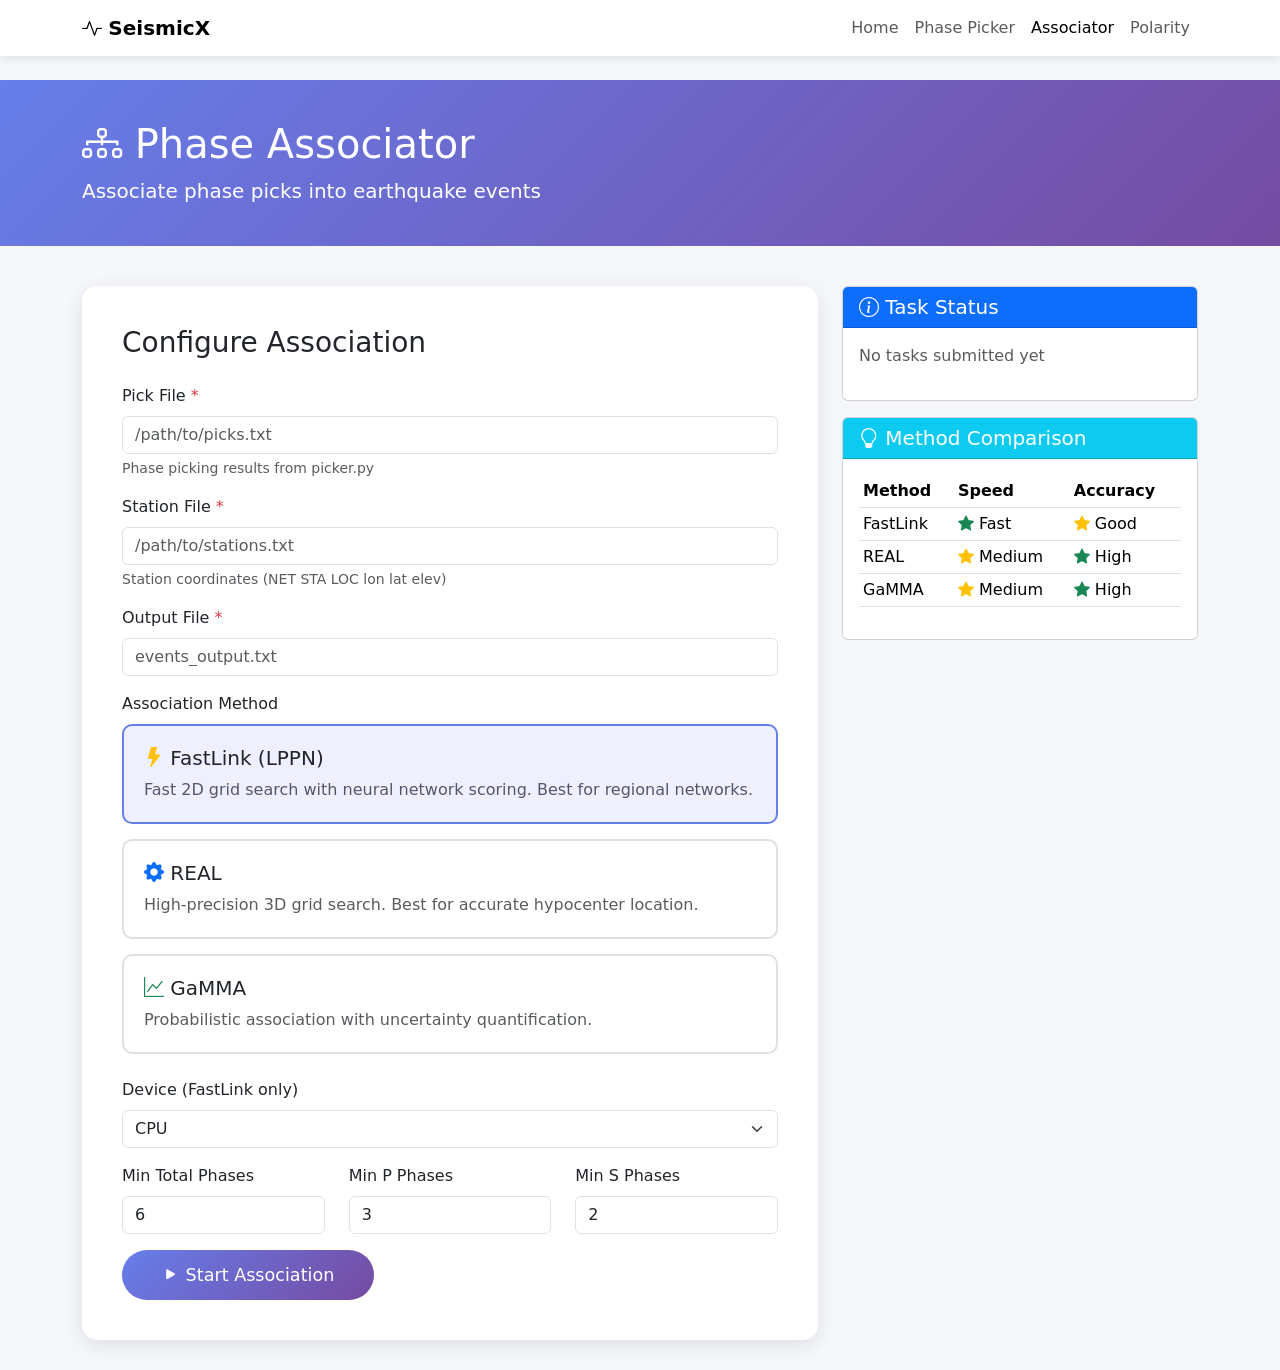
<file: web_app/templates/associator.html>
<!DOCTYPE html>
<html lang="en">
<head>
    <meta charset="UTF-8">
    <meta name="viewport" content="width=device-width, initial-scale=1.0">
    <title>Phase Associator - SeismicX</title>
    <link href="https://cdn.jsdelivr.net/npm/bootstrap@5.3.0/dist/css/bootstrap.min.css" rel="stylesheet">
    <link rel="stylesheet" href="https://cdn.jsdelivr.net/npm/bootstrap-icons@1.10.0/font/bootstrap-icons.css">
    <style>
        body {
            background: #f5f7fa;
            padding-top: 80px;
        }
        .navbar {
            background: white !important;
            box-shadow: 0 2px 10px rgba(0,0,0,0.1);
        }
        .page-header {
            background: linear-gradient(135deg, #667eea 0%, #764ba2 100%);
            color: white;
            padding: 40px 0;
            margin-bottom: 40px;
        }
        .form-container {
            background: white;
            border-radius: 15px;
            padding: 40px;
            box-shadow: 0 5px 20px rgba(0,0,0,0.1);
            margin-bottom: 30px;
        }
        .btn-submit {
            background: linear-gradient(135deg, #667eea 0%, #764ba2 100%);
            color: white;
            border: none;
            padding: 12px 40px;
            border-radius: 25px;
            font-size: 1.1rem;
            transition: all 0.3s ease;
        }
        .btn-submit:hover {
            transform: translateY(-2px);
            box-shadow: 0 5px 15px rgba(102, 126, 234, 0.4);
        }
        .method-card {
            border: 2px solid #e0e0e0;
            border-radius: 10px;
            padding: 20px;
            margin-bottom: 15px;
            cursor: pointer;
            transition: all 0.3s ease;
        }
        .method-card:hover {
            border-color: #667eea;
            background: #f8f9ff;
        }
        .method-card.selected {
            border-color: #667eea;
            background: #eef0ff;
        }
        .task-status {
            padding: 15px;
            border-radius: 10px;
            margin-bottom: 15px;
        }
        .status-queued { background: #fff3cd; border-left: 4px solid #ffc107; }
        .status-running { background: #d1ecf1; border-left: 4px solid #17a2b8; }
        .status-completed { background: #d4edda; border-left: 4px solid #28a745; }
        .status-failed { background: #f8d7da; border-left: 4px solid #dc3545; }
    </style>
</head>
<body>
    <!-- Navigation -->
    <nav class="navbar navbar-expand-lg navbar-light fixed-top">
        <div class="container">
            <a class="navbar-brand" href="/">
                <i class="bi bi-activity"></i>
                <strong>SeismicX</strong>
            </a>
            <button class="navbar-toggler" type="button" data-bs-toggle="collapse" data-bs-target="#navbarNav">
                <span class="navbar-toggler-icon"></span>
            </button>
            <div class="collapse navbar-collapse" id="navbarNav">
                <ul class="navbar-nav ms-auto">
                    <li class="nav-item"><a class="nav-link" href="/">Home</a></li>
                    <li class="nav-item"><a class="nav-link" href="/picker">Phase Picker</a></li>
                    <li class="nav-item"><a class="nav-link active" href="/associator">Associator</a></li>
                    <li class="nav-item"><a class="nav-link" href="/polarity">Polarity</a></li>
                </ul>
            </div>
        </div>
    </nav>

    <!-- Page Header -->
    <section class="page-header">
        <div class="container">
            <h1><i class="bi bi-diagram-3"></i> Phase Associator</h1>
            <p class="lead mb-0">Associate phase picks into earthquake events</p>
        </div>
    </section>

    <!-- Main Content -->
    <div class="container">
        <div class="row">
            <!-- Form Section -->
            <div class="col-lg-8">
                <div class="form-container">
                    <h3 class="mb-4">Configure Association</h3>
                    <form id="associatorForm">
                        <div class="mb-3">
                            <label class="form-label">Pick File <span class="text-danger">*</span></label>
                            <input type="text" class="form-control" id="inputFile" required
                                   placeholder="/path/to/picks.txt">
                            <div class="form-text">Phase picking results from picker.py</div>
                        </div>

                        <div class="mb-3">
                            <label class="form-label">Station File <span class="text-danger">*</span></label>
                            <input type="text" class="form-control" id="stationFile" required
                                   placeholder="/path/to/stations.txt">
                            <div class="form-text">Station coordinates (NET STA LOC lon lat elev)</div>
                        </div>

                        <div class="mb-3">
                            <label class="form-label">Output File <span class="text-danger">*</span></label>
                            <input type="text" class="form-control" id="outputFile" required
                                   placeholder="events_output.txt">
                        </div>

                        <div class="mb-4">
                            <label class="form-label">Association Method</label>
                            <div class="method-card selected" data-method="fastlink" onclick="selectMethod(this)">
                                <h5><i class="bi bi-lightning-fill text-warning"></i> FastLink (LPPN)</h5>
                                <p class="mb-0 text-muted">Fast 2D grid search with neural network scoring. Best for regional networks.</p>
                            </div>
                            <div class="method-card" data-method="real" onclick="selectMethod(this)">
                                <h5><i class="bi bi-gear-fill text-primary"></i> REAL</h5>
                                <p class="mb-0 text-muted">High-precision 3D grid search. Best for accurate hypocenter location.</p>
                            </div>
                            <div class="method-card" data-method="gamma" onclick="selectMethod(this)">
                                <h5><i class="bi bi-graph-up text-success"></i> GaMMA</h5>
                                <p class="mb-0 text-muted">Probabilistic association with uncertainty quantification.</p>
                            </div>
                            <input type="hidden" id="method" value="fastlink">
                        </div>

                        <div class="mb-3" id="deviceSection">
                            <label class="form-label">Device (FastLink only)</label>
                            <select class="form-select" id="device">
                                <option value="cpu" selected>CPU</option>
                                <option value="cuda">CUDA (GPU)</option>
                                <option value="cuda:0">CUDA:0</option>
                                <option value="mps">MPS (Apple Silicon)</option>
                            </select>
                        </div>

                        <div class="row">
                            <div class="col-md-4 mb-3">
                                <label class="form-label">Min Total Phases</label>
                                <input type="number" class="form-control" id="minPhases"
                                       min="3" max="50" value="6">
                            </div>
                            <div class="col-md-4 mb-3">
                                <label class="form-label">Min P Phases</label>
                                <input type="number" class="form-control" id="minP"
                                       min="2" max="30" value="3">
                            </div>
                            <div class="col-md-4 mb-3">
                                <label class="form-label">Min S Phases</label>
                                <input type="number" class="form-control" id="minS"
                                       min="1" max="20" value="2">
                            </div>
                        </div>

                        <button type="submit" class="btn btn-submit">
                            <i class="bi bi-play-fill"></i> Start Association
                        </button>
                    </form>
                </div>
            </div>

            <!-- Status Section -->
            <div class="col-lg-4">
                <div class="card">
                    <div class="card-header bg-primary text-white">
                        <h5 class="mb-0"><i class="bi bi-info-circle"></i> Task Status</h5>
                    </div>
                    <div class="card-body" id="taskStatus">
                        <p class="text-muted">No tasks submitted yet</p>
                    </div>
                </div>

                <div class="card mt-3">
                    <div class="card-header bg-info text-white">
                        <h5 class="mb-0"><i class="bi bi-lightbulb"></i> Method Comparison</h5>
                    </div>
                    <div class="card-body">
                        <table class="table table-sm">
                            <thead>
                                <tr>
                                    <th>Method</th>
                                    <th>Speed</th>
                                    <th>Accuracy</th>
                                </tr>
                            </thead>
                            <tbody>
                                <tr>
                                    <td>FastLink</td>
                                    <td><i class="bi bi-star-fill text-success"></i> Fast</td>
                                    <td><i class="bi bi-star-fill text-warning"></i> Good</td>
                                </tr>
                                <tr>
                                    <td>REAL</td>
                                    <td><i class="bi bi-star-fill text-warning"></i> Medium</td>
                                    <td><i class="bi bi-star-fill text-success"></i> High</td>
                                </tr>
                                <tr>
                                    <td>GaMMA</td>
                                    <td><i class="bi bi-star-fill text-warning"></i> Medium</td>
                                    <td><i class="bi bi-star-fill text-success"></i> High</td>
                                </tr>
                            </tbody>
                        </table>
                    </div>
                </div>
            </div>
        </div>
    </div>

    <script src="https://cdn.jsdelivr.net/npm/bootstrap@5.3.0/dist/js/bootstrap.bundle.min.js"></script>
    <script>
        let currentTaskId = null;
        let pollInterval = null;

        function selectMethod(element) {
            document.querySelectorAll('.method-card').forEach(card => {
                card.classList.remove('selected');
            });
            element.classList.add('selected');
            document.getElementById('method').value = element.dataset.method;

            // Show/hide device selector
            const deviceSection = document.getElementById('deviceSection');
            if (element.dataset.method === 'fastlink') {
                deviceSection.style.display = 'block';
            } else {
                deviceSection.style.display = 'none';
            }
        }

        document.getElementById('associatorForm').addEventListener('submit', async (e) => {
            e.preventDefault();

            const data = {
                input_file: document.getElementById('inputFile').value,
                station_file: document.getElementById('stationFile').value,
                output_file: document.getElementById('outputFile').value,
                method: document.getElementById('method').value,
                device: document.getElementById('device').value,
                min_phases: parseInt(document.getElementById('minPhases').value),
                min_p: parseInt(document.getElementById('minP').value),
                min_s: parseInt(document.getElementById('minS').value)
            };

            try {
                const response = await fetch('/api/associate', {
                    method: 'POST',
                    headers: {'Content-Type': 'application/json'},
                    body: JSON.stringify(data)
                });

                const result = await response.json();

                if (response.ok) {
                    currentTaskId = result.task_id;
                    updateTaskStatus(result.task_id);
                    startPolling(result.task_id);
                } else {
                    alert('Error: ' + result.error);
                }
            } catch (error) {
                alert('Failed to submit task: ' + error.message);
            }
        });

        function updateTaskStatus(taskId) {
            fetch(`/api/task/${taskId}`)
                .then(response => response.json())
                .then(task => {
                    const statusDiv = document.getElementById('taskStatus');
                    const statusClass = `status-${task.status}`;

                    statusDiv.innerHTML = `
                        <div class="task-status ${statusClass}">
                            <strong>Task ID:</strong> ${task.id}<br>
                            <strong>Status:</strong> ${task.status.toUpperCase()}<br>
                            <strong>Method:</strong> ${task.parameters.method}<br>
                            <strong>Created:</strong> ${new Date(task.created_at).toLocaleString()}
                            ${task.end_time ? `<br><strong>Completed:</strong> ${new Date(task.end_time).toLocaleString()}` : ''}
                        </div>
                    `;
                })
                .catch(err => console.error('Error:', err));
        }

        function startPolling(taskId) {
            if (pollInterval) clearInterval(pollInterval);

            pollInterval = setInterval(() => {
                updateTaskStatus(taskId);

                fetch(`/api/task/${taskId}`)
                    .then(response => response.json())
                    .then(task => {
                        if (['completed', 'failed', 'error', 'timeout'].includes(task.status)) {
                            clearInterval(pollInterval);
                        }
                    });
            }, 2000);
        }
    </script>
</body>
</html>
</file>
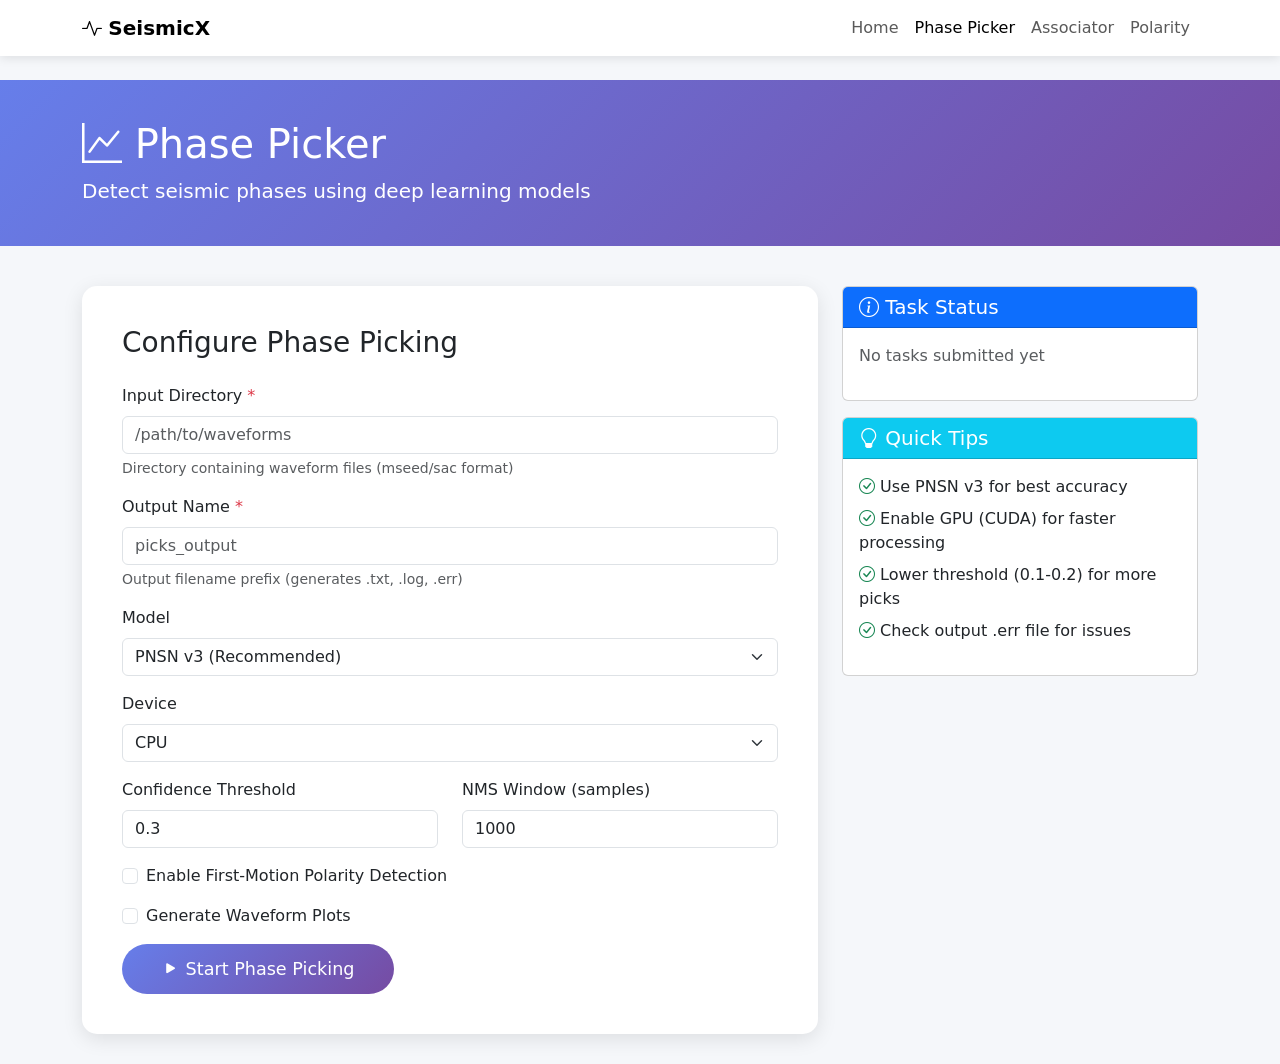
<file: web_app/templates/picker.html>
<!DOCTYPE html>
<html lang="en">
<head>
    <meta charset="UTF-8">
    <meta name="viewport" content="width=device-width, initial-scale=1.0">
    <title>Phase Picker - SeismicX</title>
    <link href="https://cdn.jsdelivr.net/npm/bootstrap@5.3.0/dist/css/bootstrap.min.css" rel="stylesheet">
    <link rel="stylesheet" href="https://cdn.jsdelivr.net/npm/bootstrap-icons@1.10.0/font/bootstrap-icons.css">
    <style>
        body {
            background: #f5f7fa;
            padding-top: 80px;
        }
        .navbar {
            background: white !important;
            box-shadow: 0 2px 10px rgba(0,0,0,0.1);
        }
        .page-header {
            background: linear-gradient(135deg, #667eea 0%, #764ba2 100%);
            color: white;
            padding: 40px 0;
            margin-bottom: 40px;
        }
        .form-container {
            background: white;
            border-radius: 15px;
            padding: 40px;
            box-shadow: 0 5px 20px rgba(0,0,0,0.1);
            margin-bottom: 30px;
        }
        .btn-submit {
            background: linear-gradient(135deg, #667eea 0%, #764ba2 100%);
            color: white;
            border: none;
            padding: 12px 40px;
            border-radius: 25px;
            font-size: 1.1rem;
            transition: all 0.3s ease;
        }
        .btn-submit:hover {
            transform: translateY(-2px);
            box-shadow: 0 5px 15px rgba(102, 126, 234, 0.4);
        }
        .task-status {
            padding: 15px;
            border-radius: 10px;
            margin-bottom: 15px;
        }
        .status-queued { background: #fff3cd; border-left: 4px solid #ffc107; }
        .status-running { background: #d1ecf1; border-left: 4px solid #17a2b8; }
        .status-completed { background: #d4edda; border-left: 4px solid #28a745; }
        .status-failed { background: #f8d7da; border-left: 4px solid #dc3545; }
        .log-output {
            background: #1e1e1e;
            color: #d4d4d4;
            padding: 20px;
            border-radius: 10px;
            font-family: 'Courier New', monospace;
            max-height: 400px;
            overflow-y: auto;
            margin-top: 20px;
        }
    </style>
</head>
<body>
    <!-- Navigation -->
    <nav class="navbar navbar-expand-lg navbar-light fixed-top">
        <div class="container">
            <a class="navbar-brand" href="/">
                <i class="bi bi-activity"></i>
                <strong>SeismicX</strong>
            </a>
            <button class="navbar-toggler" type="button" data-bs-toggle="collapse" data-bs-target="#navbarNav">
                <span class="navbar-toggler-icon"></span>
            </button>
            <div class="collapse navbar-collapse" id="navbarNav">
                <ul class="navbar-nav ms-auto">
                    <li class="nav-item"><a class="nav-link" href="/">Home</a></li>
                    <li class="nav-item"><a class="nav-link active" href="/picker">Phase Picker</a></li>
                    <li class="nav-item"><a class="nav-link" href="/associator">Associator</a></li>
                    <li class="nav-item"><a class="nav-link" href="/polarity">Polarity</a></li>
                </ul>
            </div>
        </div>
    </nav>

    <!-- Page Header -->
    <section class="page-header">
        <div class="container">
            <h1><i class="bi bi-graph-up"></i> Phase Picker</h1>
            <p class="lead mb-0">Detect seismic phases using deep learning models</p>
        </div>
    </section>

    <!-- Main Content -->
    <div class="container">
        <div class="row">
            <!-- Form Section -->
            <div class="col-lg-8">
                <div class="form-container">
                    <h3 class="mb-4">Configure Phase Picking</h3>
                    <form id="pickerForm">
                        <div class="mb-3">
                            <label class="form-label">Input Directory <span class="text-danger">*</span></label>
                            <input type="text" class="form-control" id="inputDir" required
                                   placeholder="/path/to/waveforms">
                            <div class="form-text">Directory containing waveform files (mseed/sac format)</div>
                        </div>

                        <div class="mb-3">
                            <label class="form-label">Output Name <span class="text-danger">*</span></label>
                            <input type="text" class="form-control" id="outputName" required
                                   placeholder="picks_output">
                            <div class="form-text">Output filename prefix (generates .txt, .log, .err)</div>
                        </div>

                        <div class="mb-3">
                            <label class="form-label">Model</label>
                            <select class="form-select" id="model">
                                <option value="pnsn/pickers/pnsn.v3.jit" selected>PNSN v3 (Recommended)</option>
                                <option value="pnsn/pickers/pnsn.diff.v3.jit">PNSN v3 Diff</option>
                                <option value="pnsn/pickers/pnsn.v1.jit">PNSN v1 (Legacy)</option>
                                <option value="pnsn/pickers/eqt.jit">EQTransformer</option>
                                <option value="pnsn/pickers/phasenet.jit">PhaseNet</option>
                                <option value="pnsn/pickers/rnn.jit">RNN</option>
                                <option value="pnsn/pickers/lppnl.jit">LPPN Large</option>
                            </select>
                        </div>

                        <div class="mb-3">
                            <label class="form-label">Device</label>
                            <select class="form-select" id="device">
                                <option value="cpu" selected>CPU</option>
                                <option value="cuda">CUDA (GPU)</option>
                                <option value="cuda:0">CUDA:0</option>
                                <option value="cuda:1">CUDA:1</option>
                                <option value="mps">MPS (Apple Silicon)</option>
                            </select>
                        </div>

                        <div class="row">
                            <div class="col-md-6 mb-3">
                                <label class="form-label">Confidence Threshold</label>
                                <input type="number" class="form-control" id="probThresh"
                                       min="0" max="1" step="0.1" value="0.3">
                            </div>
                            <div class="col-md-6 mb-3">
                                <label class="form-label">NMS Window (samples)</label>
                                <input type="number" class="form-control" id="nmsWindow"
                                       min="100" max="5000" step="100" value="1000">
                            </div>
                        </div>

                        <div class="mb-3 form-check">
                            <input type="checkbox" class="form-check-input" id="enablePolarity">
                            <label class="form-check-label" for="enablePolarity">
                                Enable First-Motion Polarity Detection
                            </label>
                        </div>

                        <div class="mb-3 form-check">
                            <input type="checkbox" class="form-check-input" id="enablePlot">
                            <label class="form-check-label" for="enablePlot">
                                Generate Waveform Plots
                            </label>
                        </div>

                        <button type="submit" class="btn btn-submit">
                            <i class="bi bi-play-fill"></i> Start Phase Picking
                        </button>
                    </form>
                </div>
            </div>

            <!-- Status Section -->
            <div class="col-lg-4">
                <div class="card">
                    <div class="card-header bg-primary text-white">
                        <h5 class="mb-0"><i class="bi bi-info-circle"></i> Task Status</h5>
                    </div>
                    <div class="card-body" id="taskStatus">
                        <p class="text-muted">No tasks submitted yet</p>
                    </div>
                </div>

                <div class="card mt-3">
                    <div class="card-header bg-info text-white">
                        <h5 class="mb-0"><i class="bi bi-lightbulb"></i> Quick Tips</h5>
                    </div>
                    <div class="card-body">
                        <ul class="list-unstyled">
                            <li class="mb-2">
                                <i class="bi bi-check-circle text-success"></i>
                                Use PNSN v3 for best accuracy
                            </li>
                            <li class="mb-2">
                                <i class="bi bi-check-circle text-success"></i>
                                Enable GPU (CUDA) for faster processing
                            </li>
                            <li class="mb-2">
                                <i class="bi bi-check-circle text-success"></i>
                                Lower threshold (0.1-0.2) for more picks
                            </li>
                            <li>
                                <i class="bi bi-check-circle text-success"></i>
                                Check output .err file for issues
                            </li>
                        </ul>
                    </div>
                </div>
            </div>
        </div>

        <!-- Logs Section -->
        <div class="row mt-4" id="logsSection" style="display: none;">
            <div class="col-12">
                <div class="card">
                    <div class="card-header">
                        <h5 class="mb-0"><i class="bi bi-terminal"></i> Task Logs</h5>
                    </div>
                    <div class="card-body">
                        <div class="log-output" id="logOutput">
                            Waiting for task to start...
                        </div>
                    </div>
                </div>
            </div>
        </div>
    </div>

    <script src="https://cdn.jsdelivr.net/npm/bootstrap@5.3.0/dist/js/bootstrap.bundle.min.js"></script>
    <script>
        let currentTaskId = null;
        let pollInterval = null;

        document.getElementById('pickerForm').addEventListener('submit', async (e) => {
            e.preventDefault();

            const data = {
                input_dir: document.getElementById('inputDir').value,
                output_name: document.getElementById('outputName').value,
                model: document.getElementById('model').value,
                device: document.getElementById('device').value,
                prob_thresh: parseFloat(document.getElementById('probThresh').value),
                nms_window: parseInt(document.getElementById('nmsWindow').value),
                enable_polarity: document.getElementById('enablePolarity').checked,
                plot: document.getElementById('enablePlot').checked
            };

            try {
                const response = await fetch('/api/pick', {
                    method: 'POST',
                    headers: {'Content-Type': 'application/json'},
                    body: JSON.stringify(data)
                });

                const result = await response.json();

                if (response.ok) {
                    currentTaskId = result.task_id;
                    updateTaskStatus(result.task_id);
                    startPolling(result.task_id);
                } else {
                    alert('Error: ' + result.error);
                }
            } catch (error) {
                alert('Failed to submit task: ' + error.message);
            }
        });

        function updateTaskStatus(taskId) {
            fetch(`/api/task/${taskId}`)
                .then(response => response.json())
                .then(task => {
                    const statusDiv = document.getElementById('taskStatus');
                    const statusClass = `status-${task.status}`;

                    statusDiv.innerHTML = `
                        <div class="task-status ${statusClass}">
                            <strong>Task ID:</strong> ${task.id}<br>
                            <strong>Status:</strong> ${task.status.toUpperCase()}<br>
                            <strong>Type:</strong> ${task.type}<br>
                            <strong>Created:</strong> ${new Date(task.created_at).toLocaleString()}
                            ${task.start_time ? `<br><strong>Started:</strong> ${new Date(task.start_time).toLocaleString()}` : ''}
                            ${task.end_time ? `<br><strong>Completed:</strong> ${new Date(task.end_time).toLocaleString()}` : ''}
                        </div>
                    `;

                    // Show logs section if task has started
                    if (task.status === 'running' || task.status === 'completed' || task.status === 'failed') {
                        document.getElementById('logsSection').style.display = 'block';
                    }
                })
                .catch(err => console.error('Error:', err));
        }

        function startPolling(taskId) {
            if (pollInterval) clearInterval(pollInterval);

            pollInterval = setInterval(() => {
                updateTaskStatus(taskId);

                // Fetch logs
                fetch(`/api/task/${taskId}`)
                    .then(response => response.json())
                    .then(task => {
                        if (task.logs) {
                            const logOutput = document.getElementById('logOutput');
                            logOutput.textContent = task.logs.stdout || task.logs.stderr || 'No output yet...';
                            logOutput.scrollTop = logOutput.scrollHeight;
                        }

                        // Stop polling if task is complete
                        if (['completed', 'failed', 'error', 'timeout'].includes(task.status)) {
                            clearInterval(pollInterval);
                        }
                    });
            }, 2000);
        }
    </script>
</body>
</html>
</file>
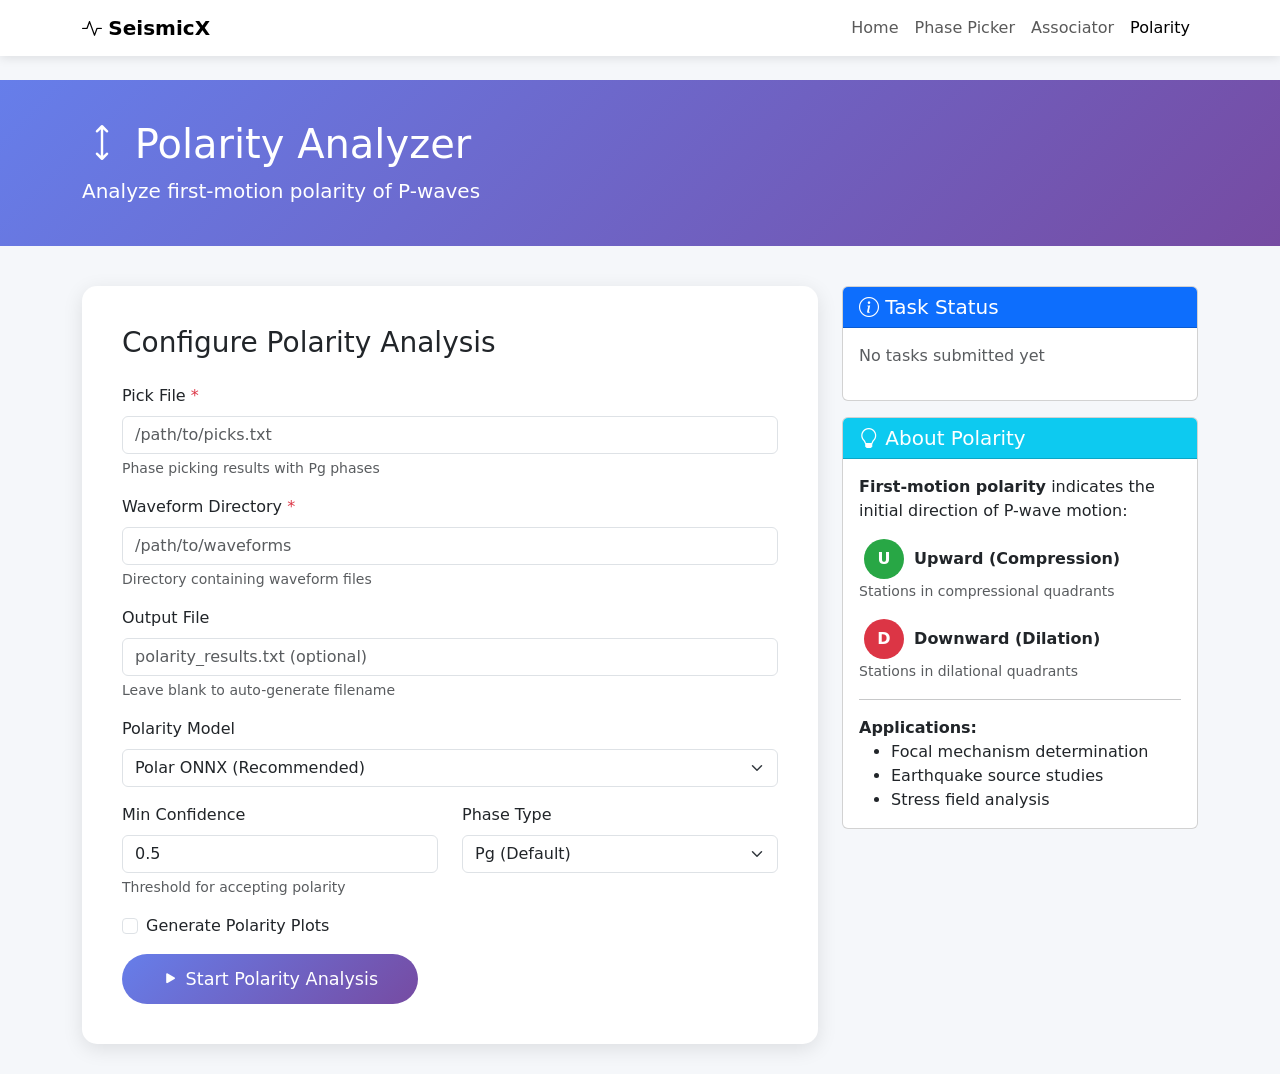
<file: web_app/templates/polarity.html>
<!DOCTYPE html>
<html lang="en">
<head>
    <meta charset="UTF-8">
    <meta name="viewport" content="width=device-width, initial-scale=1.0">
    <title>Polarity Analyzer - SeismicX</title>
    <link href="https://cdn.jsdelivr.net/npm/bootstrap@5.3.0/dist/css/bootstrap.min.css" rel="stylesheet">
    <link rel="stylesheet" href="https://cdn.jsdelivr.net/npm/bootstrap-icons@1.10.0/font/bootstrap-icons.css">
    <style>
        body {
            background: #f5f7fa;
            padding-top: 80px;
        }
        .navbar {
            background: white !important;
            box-shadow: 0 2px 10px rgba(0,0,0,0.1);
        }
        .page-header {
            background: linear-gradient(135deg, #667eea 0%, #764ba2 100%);
            color: white;
            padding: 40px 0;
            margin-bottom: 40px;
        }
        .form-container {
            background: white;
            border-radius: 15px;
            padding: 40px;
            box-shadow: 0 5px 20px rgba(0,0,0,0.1);
            margin-bottom: 30px;
        }
        .btn-submit {
            background: linear-gradient(135deg, #667eea 0%, #764ba2 100%);
            color: white;
            border: none;
            padding: 12px 40px;
            border-radius: 25px;
            font-size: 1.1rem;
            transition: all 0.3s ease;
        }
        .btn-submit:hover {
            transform: translateY(-2px);
            box-shadow: 0 5px 15px rgba(102, 126, 234, 0.4);
        }
        .polarity-indicator {
            display: inline-block;
            width: 40px;
            height: 40px;
            line-height: 40px;
            text-align: center;
            border-radius: 50%;
            font-weight: bold;
            margin: 0 5px;
        }
        .polarity-up {
            background: #28a745;
            color: white;
        }
        .polarity-down {
            background: #dc3545;
            color: white;
        }
        .polarity-unknown {
            background: #6c757d;
            color: white;
        }
        .task-status {
            padding: 15px;
            border-radius: 10px;
            margin-bottom: 15px;
        }
        .status-queued { background: #fff3cd; border-left: 4px solid #ffc107; }
        .status-running { background: #d1ecf1; border-left: 4px solid #17a2b8; }
        .status-completed { background: #d4edda; border-left: 4px solid #28a745; }
        .status-failed { background: #f8d7da; border-left: 4px solid #dc3545; }
        .results-table {
            margin-top: 20px;
        }
        .results-table th {
            background: #f8f9fa;
            font-weight: 600;
        }
    </style>
</head>
<body>
    <!-- Navigation -->
    <nav class="navbar navbar-expand-lg navbar-light fixed-top">
        <div class="container">
            <a class="navbar-brand" href="/">
                <i class="bi bi-activity"></i>
                <strong>SeismicX</strong>
            </a>
            <button class="navbar-toggler" type="button" data-bs-toggle="collapse" data-bs-target="#navbarNav">
                <span class="navbar-toggler-icon"></span>
            </button>
            <div class="collapse navbar-collapse" id="navbarNav">
                <ul class="navbar-nav ms-auto">
                    <li class="nav-item"><a class="nav-link" href="/">Home</a></li>
                    <li class="nav-item"><a class="nav-link" href="/picker">Phase Picker</a></li>
                    <li class="nav-item"><a class="nav-link" href="/associator">Associator</a></li>
                    <li class="nav-item"><a class="nav-link active" href="/polarity">Polarity</a></li>
                </ul>
            </div>
        </div>
    </nav>

    <!-- Page Header -->
    <section class="page-header">
        <div class="container">
            <h1><i class="bi bi-arrows-vertical"></i> Polarity Analyzer</h1>
            <p class="lead mb-0">Analyze first-motion polarity of P-waves</p>
        </div>
    </section>

    <!-- Main Content -->
    <div class="container">
        <div class="row">
            <!-- Form Section -->
            <div class="col-lg-8">
                <div class="form-container">
                    <h3 class="mb-4">Configure Polarity Analysis</h3>
                    <form id="polarityForm">
                        <div class="mb-3">
                            <label class="form-label">Pick File <span class="text-danger">*</span></label>
                            <input type="text" class="form-control" id="inputFile" required
                                   placeholder="/path/to/picks.txt">
                            <div class="form-text">Phase picking results with Pg phases</div>
                        </div>

                        <div class="mb-3">
                            <label class="form-label">Waveform Directory <span class="text-danger">*</span></label>
                            <input type="text" class="form-control" id="waveformDir" required
                                   placeholder="/path/to/waveforms">
                            <div class="form-text">Directory containing waveform files</div>
                        </div>

                        <div class="mb-3">
                            <label class="form-label">Output File</label>
                            <input type="text" class="form-control" id="outputFile"
                                   placeholder="polarity_results.txt (optional)">
                            <div class="form-text">Leave blank to auto-generate filename</div>
                        </div>

                        <div class="mb-3">
                            <label class="form-label">Polarity Model</label>
                            <select class="form-select" id="model">
                                <option value="pnsn/pickers/polar.onnx" selected>Polar ONNX (Recommended)</option>
                                <option value="pnsn/pickers/polar.jit">Polar JIT</option>
                            </select>
                        </div>

                        <div class="row">
                            <div class="col-md-6 mb-3">
                                <label class="form-label">Min Confidence</label>
                                <input type="number" class="form-control" id="minConfidence"
                                       min="0" max="1" step="0.1" value="0.5">
                                <div class="form-text">Threshold for accepting polarity</div>
                            </div>
                            <div class="col-md-6 mb-3">
                                <label class="form-label">Phase Type</label>
                                <select class="form-select" id="phase">
                                    <option value="Pg" selected>Pg (Default)</option>
                                    <option value="Pn">Pn</option>
                                    <option value="P">P</option>
                                </select>
                            </div>
                        </div>

                        <div class="mb-3 form-check">
                            <input type="checkbox" class="form-check-input" id="enablePlot">
                            <label class="form-check-label" for="enablePlot">
                                Generate Polarity Plots
                            </label>
                        </div>

                        <button type="submit" class="btn btn-submit">
                            <i class="bi bi-play-fill"></i> Start Polarity Analysis
                        </button>
                    </form>
                </div>
            </div>

            <!-- Status & Info Section -->
            <div class="col-lg-4">
                <div class="card">
                    <div class="card-header bg-primary text-white">
                        <h5 class="mb-0"><i class="bi bi-info-circle"></i> Task Status</h5>
                    </div>
                    <div class="card-body" id="taskStatus">
                        <p class="text-muted">No tasks submitted yet</p>
                    </div>
                </div>

                <div class="card mt-3">
                    <div class="card-header bg-info text-white">
                        <h5 class="mb-0"><i class="bi bi-lightbulb"></i> About Polarity</h5>
                    </div>
                    <div class="card-body">
                        <p><strong>First-motion polarity</strong> indicates the initial direction of P-wave motion:</p>
                        <div class="mb-3">
                            <span class="polarity-indicator polarity-up">U</span>
                            <strong>Upward (Compression)</strong><br>
                            <small class="text-muted">Stations in compressional quadrants</small>
                        </div>
                        <div class="mb-3">
                            <span class="polarity-indicator polarity-down">D</span>
                            <strong>Downward (Dilation)</strong><br>
                            <small class="text-muted">Stations in dilational quadrants</small>
                        </div>
                        <hr>
                        <p class="mb-0"><strong>Applications:</strong></p>
                        <ul class="mb-0">
                            <li>Focal mechanism determination</li>
                            <li>Earthquake source studies</li>
                            <li>Stress field analysis</li>
                        </ul>
                    </div>
                </div>
            </div>
        </div>

        <!-- Results Section -->
        <div class="row mt-4" id="resultsSection" style="display: none;">
            <div class="col-12">
                <div class="card">
                    <div class="card-header">
                        <h5 class="mb-0"><i class="bi bi-table"></i> Polarity Results</h5>
                    </div>
                    <div class="card-body">
                        <div class="table-responsive">
                            <table class="table table-striped results-table" id="resultsTable">
                                <thead>
                                    <tr>
                                        <th>Station</th>
                                        <th>Time</th>
                                        <th>Polarity</th>
                                        <th>Confidence</th>
                                        <th>Status</th>
                                    </tr>
                                </thead>
                                <tbody id="resultsBody">
                                </tbody>
                            </table>
                        </div>
                        <div id="summaryStats" class="mt-3">
                            <!-- Summary statistics will be inserted here -->
                        </div>
                    </div>
                </div>
            </div>
        </div>
    </div>

    <script src="https://cdn.jsdelivr.net/npm/bootstrap@5.3.0/dist/js/bootstrap.bundle.min.js"></script>
    <script>
        let currentTaskId = null;
        let pollInterval = null;

        document.getElementById('polarityForm').addEventListener('submit', async (e) => {
            e.preventDefault();

            const data = {
                input_file: document.getElementById('inputFile').value,
                waveform_dir: document.getElementById('waveformDir').value,
                output_file: document.getElementById('outputFile').value || null,
                model: document.getElementById('model').value,
                min_confidence: parseFloat(document.getElementById('minConfidence').value),
                phase: document.getElementById('phase').value,
                plot: document.getElementById('enablePlot').checked
            };

            try {
                const response = await fetch('/api/polarity', {
                    method: 'POST',
                    headers: {'Content-Type': 'application/json'},
                    body: JSON.stringify(data)
                });

                const result = await response.json();

                if (response.ok) {
                    currentTaskId = result.task_id;
                    updateTaskStatus(result.task_id);
                    startPolling(result.task_id);
                } else {
                    alert('Error: ' + result.error);
                }
            } catch (error) {
                alert('Failed to submit task: ' + error.message);
            }
        });

        function updateTaskStatus(taskId) {
            fetch(`/api/task/${taskId}`)
                .then(response => response.json())
                .then(task => {
                    const statusDiv = document.getElementById('taskStatus');
                    const statusClass = `status-${task.status}`;

                    statusDiv.innerHTML = `
                        <div class="task-status ${statusClass}">
                            <strong>Task ID:</strong> ${task.id}<br>
                            <strong>Status:</strong> ${task.status.toUpperCase()}<br>
                            <strong>Type:</strong> ${task.type}<br>
                            <strong>Created:</strong> ${new Date(task.created_at).toLocaleString()}
                            ${task.end_time ? `<br><strong>Completed:</strong> ${new Date(task.end_time).toLocaleString()}` : ''}
                        </div>
                    `;
                })
                .catch(err => console.error('Error:', err));
        }

        function startPolling(taskId) {
            if (pollInterval) clearInterval(pollInterval);

            pollInterval = setInterval(() => {
                updateTaskStatus(taskId);

                fetch(`/api/task/${taskId}`)
                    .then(response => response.json())
                    .then(task => {
                        if (['completed', 'failed', 'error', 'timeout'].includes(task.status)) {
                            clearInterval(pollInterval);

                            if (task.status === 'completed') {
                                showResults(task);
                            }
                        }
                    });
            }, 2000);
        }

        function showResults(task) {
            document.getElementById('resultsSection').style.display = 'block';

            // This would normally parse the output file
            // For now, show a placeholder
            const summaryDiv = document.getElementById('summaryStats');
            summaryDiv.innerHTML = `
                <div class="alert alert-success">
                    <i class="bi bi-check-circle-fill"></i>
                    Polarity analysis completed! Check the output file for detailed results.
                </div>
            `;
        }
    </script>
</body>
</html>
</file>
